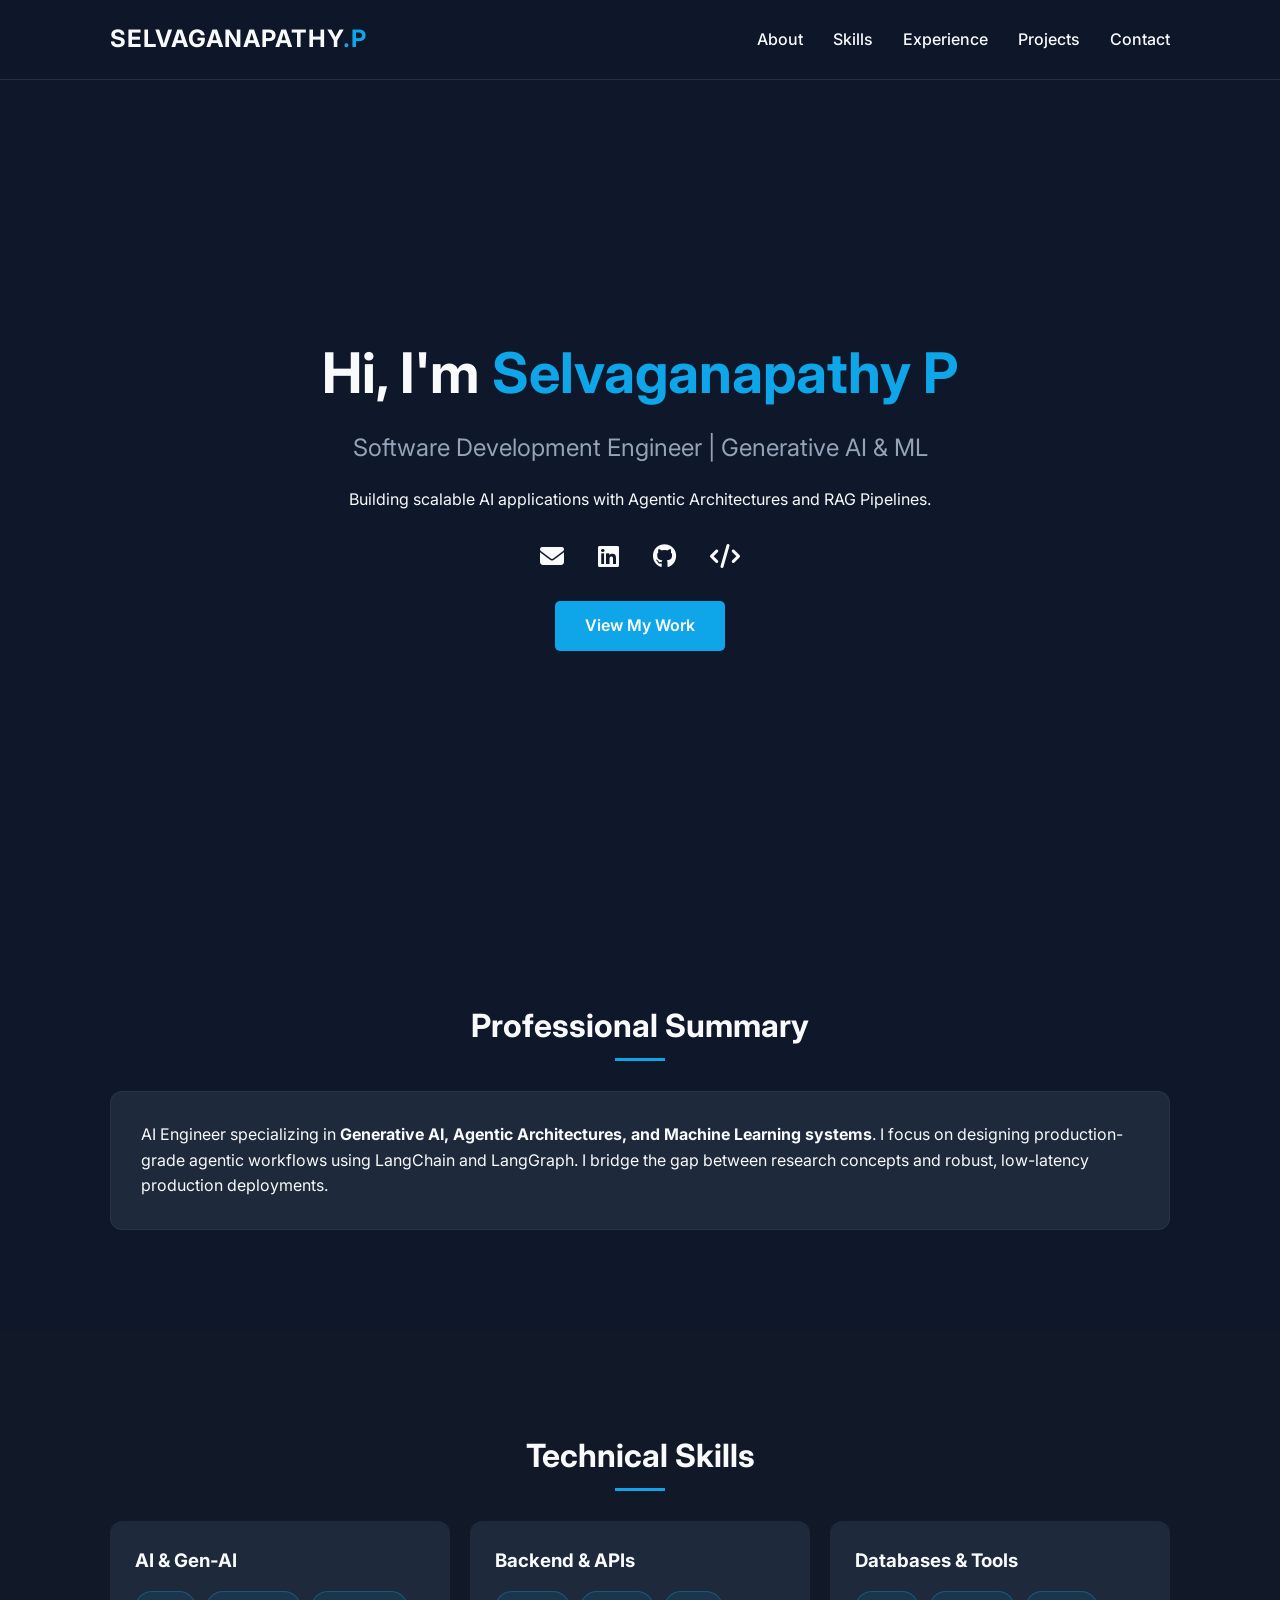
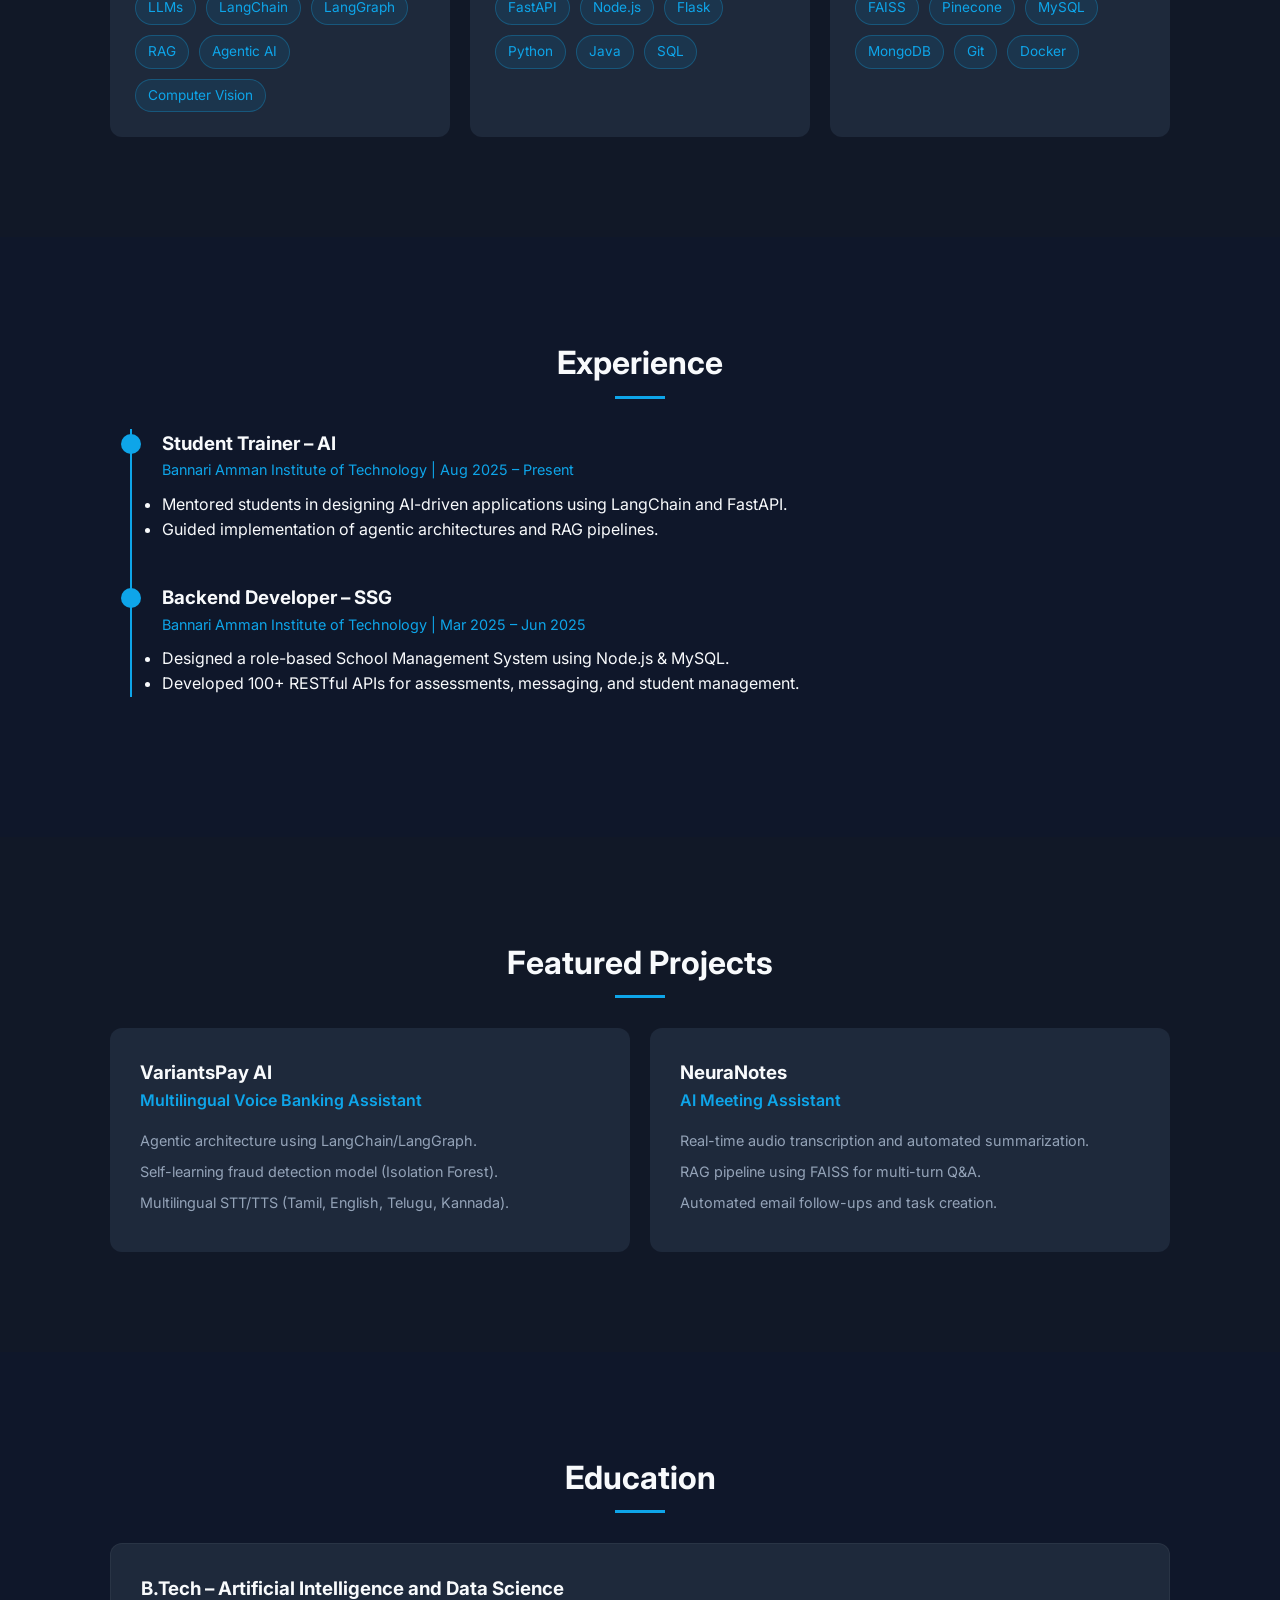
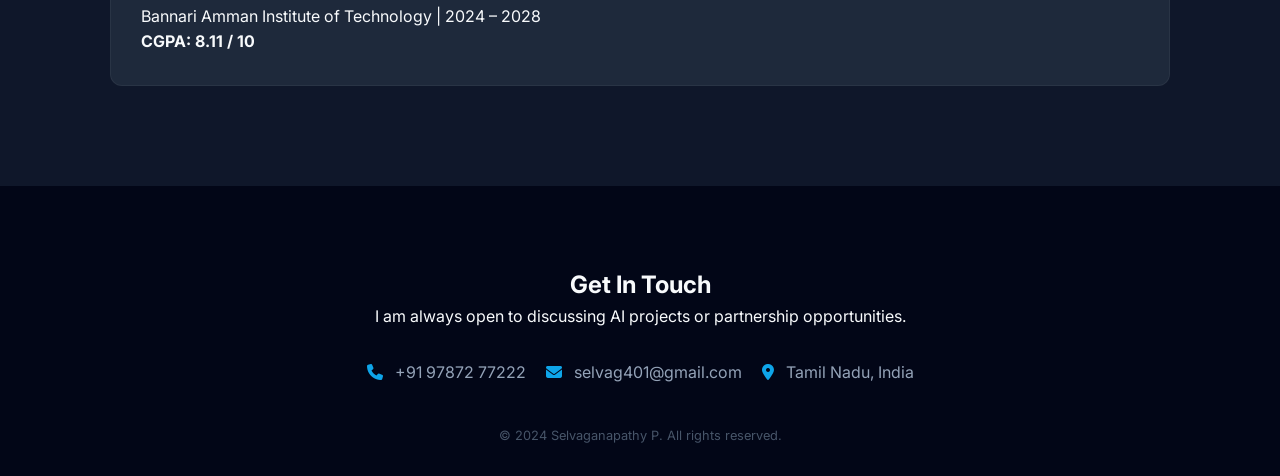
<file: index.html>
<!DOCTYPE html>
<html lang="en">
<head>
    <meta charset="UTF-8">
    <meta name="viewport" content="width=device-width, initial-scale=1.0">
    <title>Selvaganapathy P | AI Engineer</title>
    <link rel="stylesheet" href="style.css">
    <!-- Font Awesome for Icons -->
    <link rel="stylesheet" href="https://cdnjs.cloudflare.com/ajax/libs/font-awesome/6.4.0/css/all.min.css">
    <!-- Google Fonts -->
    <link href="https://fonts.googleapis.com/css2?family=Inter:wght@300;400;600;700&display=swap" rel="stylesheet">
</head>
<body>

    <!-- Navigation -->
    <nav>
        <div class="container">
            <div class="logo">SELVAGANAPATHY<span>.P</span></div>
            <ul class="nav-links">
                <li><a href="#about">About</a></li>
                <li><a href="#skills">Skills</a></li>
                <li><a href="#experience">Experience</a></li>
                <li><a href="#projects">Projects</a></li>
                <li><a href="#contact">Contact</a></li>
            </ul>
            <div class="burger">
                <div class="line1"></div>
                <div class="line2"></div>
                <div class="line3"></div>
            </div>
        </div>
    </nav>

    <!-- Hero Section -->
    <header class="hero">
        <div class="container">
            <div class="hero-content">
                <h1>Hi, I'm <span class="highlight">Selvaganapathy P</span></h1>
                <h2>Software Development Engineer | Generative AI & ML</h2>
                <p>Building scalable AI applications with Agentic Architectures and RAG Pipelines.</p>
                <div class="social-links">
                    <a href="mailto:selvag401@gmail.com"><i class="fas fa-envelope"></i></a>
                    <a href="https://linkedin.com" target="_blank"><i class="fab fa-linkedin"></i></a>
                    <a href="https://github.com" target="_blank"><i class="fab fa-github"></i></a>
                    <a href="https://leetcode.com" target="_blank"><i class="fas fa-code"></i></a>
                </div>
                <a href="#projects" class="btn">View My Work</a>
            </div>
        </div>
    </header>

    <!-- Professional Summary -->
    <section id="about" class="section">
        <div class="container">
            <h2 class="section-title">Professional Summary</h2>
            <div class="about-card">
                <p>AI Engineer specializing in <strong>Generative AI, Agentic Architectures, and Machine Learning systems</strong>. I focus on designing production-grade agentic workflows using LangChain and LangGraph. I bridge the gap between research concepts and robust, low-latency production deployments.</p>
            </div>
        </div>
    </section>

    <!-- Skills Section -->
    <section id="skills" class="section bg-light">
        <div class="container">
            <h2 class="section-title">Technical Skills</h2>
            <div class="skills-grid">
                <div class="skill-category">
                    <h3>AI & Gen-AI</h3>
                    <div class="tags">
                        <span>LLMs</span> <span>LangChain</span> <span>LangGraph</span> <span>RAG</span> <span>Agentic AI</span> <span>Computer Vision</span>
                    </div>
                </div>
                <div class="skill-category">
                    <h3>Backend & APIs</h3>
                    <div class="tags">
                        <span>FastAPI</span> <span>Node.js</span> <span>Flask</span> <span>Python</span> <span>Java</span> <span>SQL</span>
                    </div>
                </div>
                <div class="skill-category">
                    <h3>Databases & Tools</h3>
                    <div class="tags">
                        <span>FAISS</span> <span>Pinecone</span> <span>MySQL</span> <span>MongoDB</span> <span>Git</span> <span>Docker</span>
                    </div>
                </div>
            </div>
        </div>
    </section>

    <!-- Experience Section -->
    <section id="experience" class="section">
        <div class="container">
            <h2 class="section-title">Experience</h2>
            <div class="timeline">
                <div class="timeline-item">
                    <div class="timeline-dot"></div>
                    <div class="timeline-content">
                        <h3>Student Trainer – AI</h3>
                        <p class="company">Bannari Amman Institute of Technology | Aug 2025 – Present</p>
                        <ul>
                            <li>Mentored students in designing AI-driven applications using LangChain and FastAPI.</li>
                            <li>Guided implementation of agentic architectures and RAG pipelines.</li>
                        </ul>
                    </div>
                </div>
                <div class="timeline-item">
                    <div class="timeline-dot"></div>
                    <div class="timeline-content">
                        <h3>Backend Developer – SSG</h3>
                        <p class="company">Bannari Amman Institute of Technology | Mar 2025 – Jun 2025</p>
                        <ul>
                            <li>Designed a role-based School Management System using Node.js & MySQL.</li>
                            <li>Developed 100+ RESTful APIs for assessments, messaging, and student management.</li>
                        </ul>
                    </div>
                </div>
            </div>
        </div>
    </section>

    <!-- Projects Section -->
    <section id="projects" class="section bg-light">
        <div class="container">
            <h2 class="section-title">Featured Projects</h2>
            <div class="projects-grid">
                <div class="project-card">
                    <h3>VariantsPay AI</h3>
                    <p class="project-tag">Multilingual Voice Banking Assistant</p>
                    <ul>
                        <li>Agentic architecture using LangChain/LangGraph.</li>
                        <li>Self-learning fraud detection model (Isolation Forest).</li>
                        <li>Multilingual STT/TTS (Tamil, English, Telugu, Kannada).</li>
                    </ul>
                </div>
                <div class="project-card">
                    <h3>NeuraNotes</h3>
                    <p class="project-tag">AI Meeting Assistant</p>
                    <ul>
                        <li>Real-time audio transcription and automated summarization.</li>
                        <li>RAG pipeline using FAISS for multi-turn Q&A.</li>
                        <li>Automated email follow-ups and task creation.</li>
                    </ul>
                </div>
            </div>
        </div>
    </section>

    <!-- Education Section -->
    <section id="education" class="section">
        <div class="container">
            <h2 class="section-title">Education</h2>
            <div class="edu-card">
                <h3>B.Tech – Artificial Intelligence and Data Science</h3>
                <p>Bannari Amman Institute of Technology | 2024 – 2028</p>
                <p><strong>CGPA: 8.11 / 10</strong></p>
            </div>
        </div>
    </section>

    <!-- Contact Section -->
    <footer id="contact">
        <div class="container">
            <h2>Get In Touch</h2>
            <p>I am always open to discussing AI projects or partnership opportunities.</p>
            <div class="contact-info">
                <span><i class="fas fa-phone"></i> +91 97872 77222</span>
                <span><i class="fas fa-envelope"></i> selvag401@gmail.com</span>
                <span><i class="fas fa-map-marker-alt"></i> Tamil Nadu, India</span>
            </div>
            <p class="copyright">&copy; 2024 Selvaganapathy P. All rights reserved.</p>
        </div>
    </footer>

    <script src="script.js"></script>
</body>
</html>
</file>
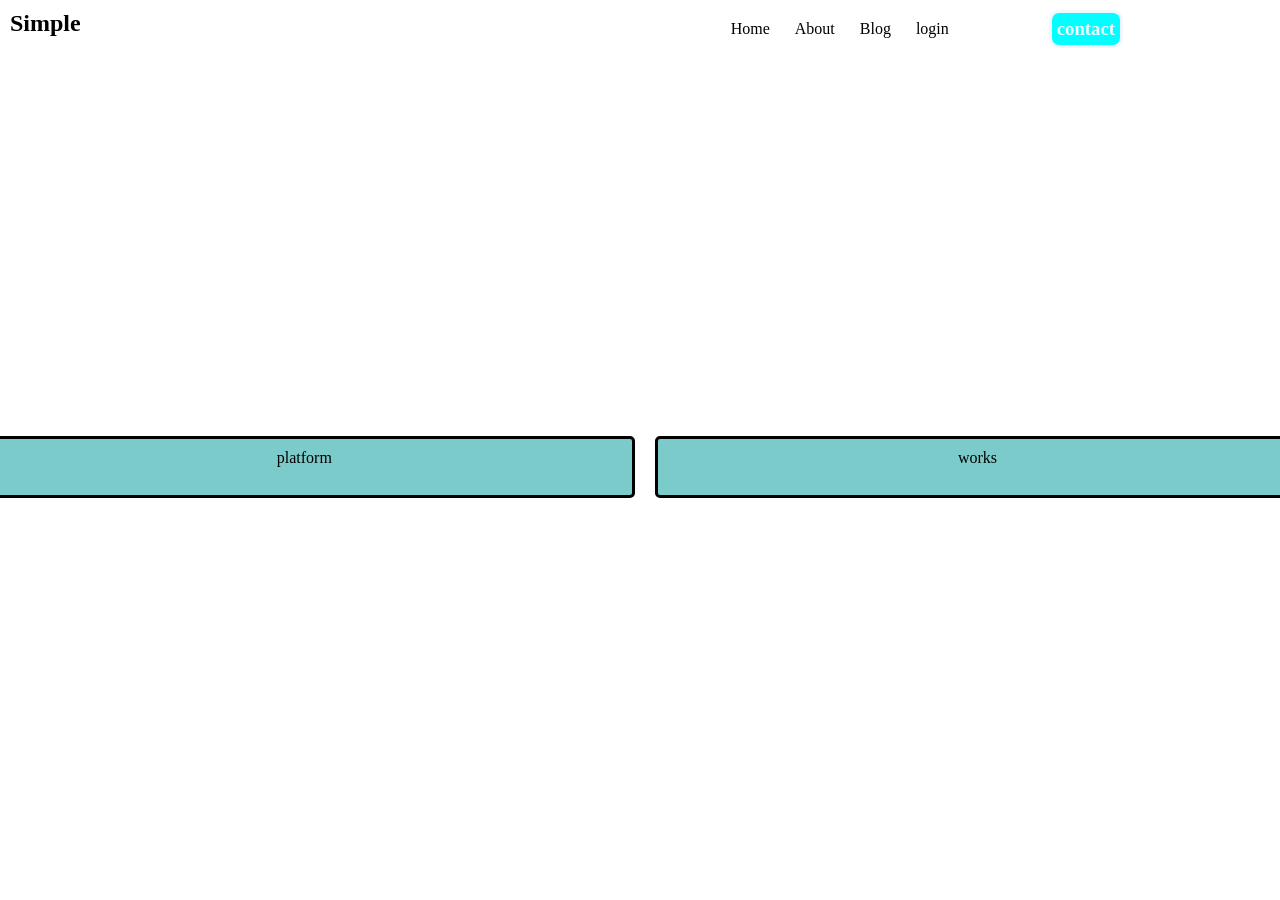
<file: bn.html>
<!DOCTYPE html>
<html lang="en">
<head>
    <meta charset="UTF-8">
    <meta name="viewport" content="width=device-width, initial-scale=1.0">
    <title>ps</title>
    <link rel="stylesheet" href="bn.css">
</head>
<body>
    <section class="nav">
        <div class="simple">
            <h1>Simple</h1>
        </div>
        <div class="list">
            <ul>
                <li>Home</li>
                <li>About</li>
                <li>Blog</li>
                <li>login</li>
            </ul>
        </div>
        <div class="contact">
            <h3>contact</h3>
        </div>
    </section>

    <section class="scroll">
        <div class="scroll-items">Service</div>
        <div class="scroll-items">platform</div>
        <div class="scroll-items">works</div>
        <div class="scroll-items">personal detials</div>
    </section>
        
    
</body>
</html>
</file>
<file: style.css>
:root {
    --primary-color: #0ea5e9;
    --bg-dark: #0f172a;
    --bg-card: #1e293b;
    --text-main: #f8fafc;
    --text-dim: #94a3b8;
    --transition: all 0.3s ease;
}

* {
    margin: 0;
    padding: 0;
    box-sizing: border-box;
}

body {
    font-family: 'Inter', sans-serif;
    background-color: var(--bg-dark);
    color: var(--text-main);
    line-height: 1.6;
    overflow-x: hidden;
}

.container {
    max-width: 1100px;
    margin: 0 auto;
    padding: 0 20px;
}

/* Navigation */
nav {
    height: 80px;
    display: flex;
    align-items: center;
    position: fixed;
    width: 100%;
    top: 0;
    z-index: 1000;
    background: rgba(15, 23, 42, 0.9);
    backdrop-filter: blur(10px);
    border-bottom: 1px solid rgba(255, 255, 255, 0.1);
}

nav .container {
    display: flex;
    justify-content: space-between;
    align-items: center;
    width: 100%;
}

.logo {
    font-size: 1.5rem;
    font-weight: 700;
    letter-spacing: 1px;
}

.logo span {
    color: var(--primary-color);
}

.nav-links {
    display: flex;
    list-style: none;
}

.nav-links li {
    margin-left: 30px;
}

.nav-links a {
    color: var(--text-main);
    text-decoration: none;
    font-weight: 500;
    transition: var(--transition);
}

.nav-links a:hover {
    color: var(--primary-color);
}

/* Hero Section */
.hero {
    height: 100vh;
    display: flex;
    align-items: center;
    justify-content: center;
    text-align: center;
    padding-top: 80px;
}

.hero h1 {
    font-size: 3.5rem;
    margin-bottom: 10px;
}

.highlight {
    color: var(--primary-color);
}

.hero h2 {
    font-size: 1.5rem;
    color: var(--text-dim);
    margin-bottom: 20px;
    font-weight: 400;
}

.social-links {
    margin: 25px 0;
}

.social-links a {
    font-size: 1.5rem;
    color: var(--text-main);
    margin: 0 15px;
    transition: var(--transition);
}

.social-links a:hover {
    color: var(--primary-color);
    transform: translateY(-5px);
}

.btn {
    display: inline-block;
    padding: 12px 30px;
    background: var(--primary-color);
    color: white;
    text-decoration: none;
    border-radius: 5px;
    font-weight: 600;
    transition: var(--transition);
}

.btn:hover {
    background: #0284c7;
    transform: scale(1.05);
}

/* Sections */
.section {
    padding: 100px 0;
}

.section-title {
    font-size: 2rem;
    margin-bottom: 40px;
    text-align: center;
    position: relative;
}

.section-title::after {
    content: '';
    width: 50px;
    height: 3px;
    background: var(--primary-color);
    position: absolute;
    bottom: -10px;
    left: 50%;
    transform: translateX(-50%);
}

.bg-light {
    background-color: #111827;
}

/* Cards & Grid */
.about-card, .edu-card {
    background: var(--bg-card);
    padding: 30px;
    border-radius: 12px;
    border: 1px solid rgba(255, 255, 255, 0.05);
}

.skills-grid, .projects-grid {
    display: grid;
    grid-template-columns: repeat(auto-fit, minmax(300px, 1fr));
    gap: 20px;
}

.skill-category {
    background: var(--bg-card);
    padding: 25px;
    border-radius: 12px;
}

.tags {
    display: flex;
    flex-wrap: wrap;
    gap: 10px;
    margin-top: 15px;
}

.tags span {
    background: rgba(14, 165, 233, 0.1);
    color: var(--primary-color);
    padding: 5px 12px;
    border-radius: 20px;
    font-size: 0.85rem;
    border: 1px solid rgba(14, 165, 233, 0.3);
}

.project-card {
    background: var(--bg-card);
    padding: 30px;
    border-radius: 12px;
    transition: var(--transition);
}

.project-card:hover {
    transform: translateY(-10px);
    border: 1px solid var(--primary-color);
}

.project-tag {
    color: var(--primary-color);
    font-weight: 600;
    margin-bottom: 15px;
}

.project-card ul {
    list-style: none;
    color: var(--text-dim);
    font-size: 0.9rem;
}

.project-card li {
    margin-bottom: 8px;
}

/* Timeline */
.timeline {
    border-left: 2px solid var(--primary-color);
    padding-left: 30px;
    margin-left: 20px;
}

.timeline-item {
    position: relative;
    margin-bottom: 40px;
}

.timeline-dot {
    position: absolute;
    left: -41px;
    top: 5px;
    width: 20px;
    height: 20px;
    background: var(--primary-color);
    border-radius: 50%;
}

.company {
    color: var(--primary-color);
    font-size: 0.9rem;
    margin-bottom: 10px;
}

/* Footer */
footer {
    padding: 80px 0 30px;
    text-align: center;
    background: #020617;
}

.contact-info {
    margin: 30px 0;
    display: flex;
    justify-content: center;
    gap: 20px;
    flex-wrap: wrap;
}

.contact-info span {
    color: var(--text-dim);
}

.contact-info i {
    color: var(--primary-color);
    margin-right: 8px;
}

.copyright {
    color: #475569;
    font-size: 0.8rem;
    margin-top: 40px;
}

/* Mobile Nav */
.burger {
    display: none;
    cursor: pointer;
}

.burger div {
    width: 25px;
    height: 3px;
    background-color: var(--text-main);
    margin: 5px;
    transition: all 0.3s ease;
}

@media screen and (max-width: 768px) {
    .nav-links {
        position: absolute;
        right: 0px;
        height: 92vh;
        top: 8vh;
        background-color: var(--bg-dark);
        display: flex;
        flex-direction: column;
        align-items: center;
        width: 100%;
        transform: translateX(100%);
        transition: transform 0.5s ease-in;
        padding-top: 50px;
    }
    .nav-links li { margin: 20px 0; }
    .burger { display: block; }
    .nav-active { transform: translateX(0%); }
    .hero h1 { font-size: 2.5rem; }
}
</file>
<file: bn.css>
*{
    margin: 0;
    padding: 0;
}
body{
    height: 100%;
    width: 100%;
}

.nav{
    display: flex;
    margin-top: 10px;

}
.simple{
    margin-left:10px ;

}

.list ul{
    list-style: none;
    display: flex;
    /* justify-content: ; */
    gap: 25px;
    padding-left: 650px;
    margin-top: 10px;
}

.contact{
    margin-left: 100px;
    border-style: solid;
    border-radius: 10px;
    background-color: aqua;
    color: aliceblue;
    padding: 5px 5px 5px 5px;    
}

.scroll{
    display: flex;
    justify-content: center;
    gap: 20px;
    margin-top: 388px;
    overflow-x: scroll;
    scroll-behavior: smooth;
}

.scroll-items{
    border-style: solid;
    padding: 10px 300px 10px 300px;
    border-radius: 5px;
    background-color: rgb(123, 203, 203);
    /* height: 10px; */
    /* display: flex; */
    align-items: center;


}
</file>
